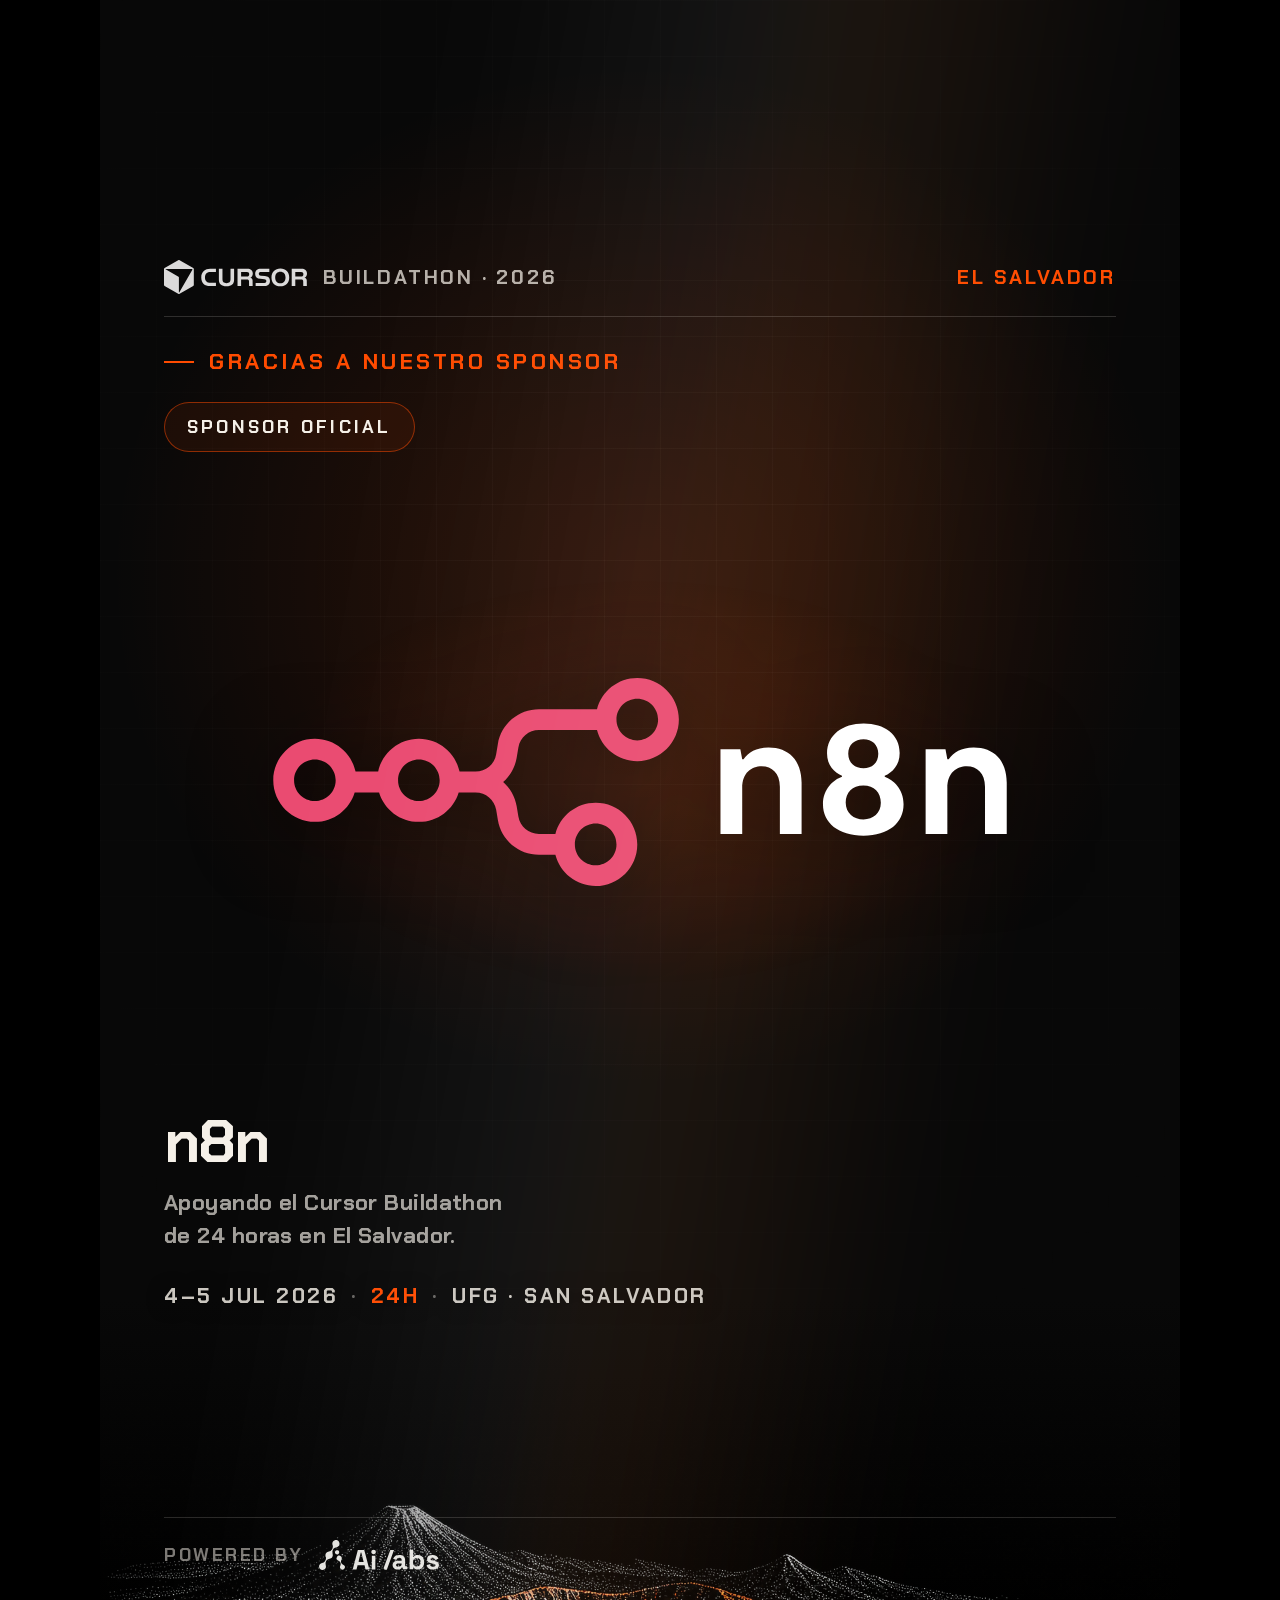
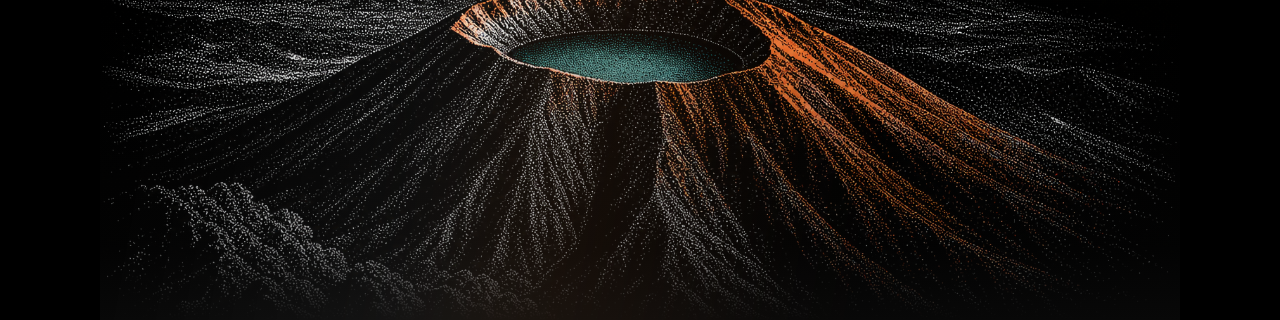
<file: story-anim.html>
<!DOCTYPE html>
<html lang="en">
  <head>
    <meta charset="UTF-8" />
    <title>Story animation</title>
    <link rel="preconnect" href="https://fonts.googleapis.com" />
    <link rel="preconnect" href="https://fonts.gstatic.com" crossorigin />
    <link
      href="https://fonts.googleapis.com/css2?family=Chakra+Petch:wght@700&display=swap"
      rel="stylesheet"
    />
    <link rel="stylesheet" href="css/tokens.css" />
    <link rel="stylesheet" href="css/card.css" />
    <link rel="stylesheet" href="css/anim.css" />
    <style>
      * { margin: 0; padding: 0; box-sizing: border-box; }
      html, body { background: #000; display: grid; place-items: center; min-height: 100vh; }
      /* Fit-to-screen preview; the recorder ignores this and captures native 1080x1920. */
      #wrap { width: 1080px; height: 1920px; transform-origin: center; }
      @media (max-aspect-ratio: 1080/1920) {
        #wrap { transform: scale(calc(100vw / 1080)); }
      }
      @media (min-aspect-ratio: 1080/1920) {
        #wrap { transform: scale(calc(100vh / 1920)); }
      }
    </style>
  </head>
  <body>
    <div id="wrap"></div>
    <script type="module">
      import { buildCardHtml } from "./js/render.js";
      import { SPONSORS } from "./js/sponsors.js";

      const p = new URLSearchParams(location.search);
      const id = p.get("sponsor") || "n8n";
      const lang = p.get("lang") || "es";
      const landmark = p.get("landmark") || "volcano";
      const sponsor = SPONSORS.find((s) => s.id === id) || SPONSORS[0];

      const wrap = document.getElementById("wrap");
      wrap.innerHTML = buildCardHtml({ sponsor, format: "story", lang, landmark });
      const card = wrap.querySelector(".social-card");
      card.classList.add("is-animated");

      // Loop length in ms; keep in sync with the recorder default.
      const LOOP = Number(p.get("loop") || 6000);

      function restartAnimations() {
        card.getAnimations({ subtree: true }).forEach((a) => {
          a.cancel();
          a.play();
        });
      }

      Promise.all([
        document.fonts.ready,
        ...[...wrap.querySelectorAll("img")].map((img) =>
          img.complete ? Promise.resolve() : new Promise((r) => { img.onload = img.onerror = r; })
        ),
      ]).then(() => {
        // For the on-screen preview, loop the whole sequence.
        if (!p.has("record")) {
          setInterval(restartAnimations, LOOP);
        }
        window.__ready = true;
      });

      /** Seek every animation (incl. pseudo-elements) to an absolute time, paused.
       *  Used by the recorder for deterministic, smooth frames. */
      window.__seek = (ms) => {
        const anims = document.getAnimations();
        for (const a of anims) {
          try {
            a.pause();
            a.currentTime = ms;
          } catch (e) { /* ignore */ }
        }
      };
    </script>
  </body>
</html>
</file>
<file: css/tokens.css>
@import "./fonts.css";

:root {
  /* Cursor Buildathon SV — matches landing page */
  --bg: #080808;
  --bg-alt: #0a0a0a;
  --fg: #f5f0e8;
  --fg-2: #a0a0a0;
  --fg-3: #787878;
  --border: #1e1e1e;
  --accent: #ff4b00;
  --accent-2: #00ffcc;
  --accent-glow: rgba(255, 75, 0, 0.18);
  --accent-2-glow: rgba(0, 255, 204, 0.12);

  /* El Salvador — añil night + Pacific/volcanic accents */
  --sv-blue: #0047ab;
  --sv-blue-deep: #001a45;
  --sv-blue-light: #5eb3ff;
  --sv-sky-light: #a8d4ff;
  --sv-white: #ffffff;

  --font-display: "Chakra Petch", sans-serif;
  --card-display: "Chakra Petch", var(--font-display), sans-serif;
}

/* Chakra Petch Bold — all text */
html {
  font-family: var(--card-display);
  font-weight: 700;
  -webkit-font-smoothing: antialiased;
  -moz-osx-font-smoothing: grayscale;
}

body {
  font-family: inherit;
  font-weight: inherit;
}
</file>
<file: css/card.css>
/* Sponsor thank-you cards — Cursor Buildathon El Salvador.
   Purpose: thank a sponsor of the 24h hackathon. Hierarchy: SPONSOR LOGO first,
   El Salvador anchored by the halftone Divino Salvador del Mundo landmark.
   Typography: Chakra Petch Bold (700) on all card text. */

.social-card {
  position: relative;
  width: var(--frame-w);
  height: var(--frame-h);
  overflow: hidden;
  background: var(--bg);
  color: var(--fg);
  font-family: var(--card-display);
  font-weight: 700;
  isolation: isolate;
}

/* ── Atmosphere ── */
.social-card__atmos {
  position: absolute;
  inset: 0;
  z-index: 0;
  pointer-events: none;
}

.social-card__atmos-grid {
  position: absolute;
  inset: 0;
  background-image:
    linear-gradient(rgba(245, 240, 232, 0.035) 1px, transparent 1px),
    linear-gradient(90deg, rgba(245, 240, 232, 0.03) 1px, transparent 1px);
  background-size: 56px 56px;
  mask-image: radial-gradient(ellipse 88% 60% at 50% 30%, #000 8%, transparent 78%);
}

.social-card__atmos-glow {
  position: absolute;
  inset: 0;
  background:
    radial-gradient(ellipse 70% 38% at 50% 30%, rgba(255, 75, 0, 0.16) 0%, transparent 70%);
}

/* ── Landmark (El Salvador identity) ── */
.social-card__landmark {
  position: absolute;
  left: 0;
  right: 0;
  bottom: 0;
  height: var(--landmark-h);
  z-index: 1;
  pointer-events: none;
}

.social-card__landmark img {
  width: 100%;
  height: 100%;
  object-fit: cover;
  object-position: center 18%;
  opacity: 0.95;
}

/* Per-landmark framing */
.social-card[data-landmark="volcano"] .social-card__landmark img {
  object-position: center 30%;
  opacity: 1;
}
.social-card[data-landmark="monument"] .social-card__landmark img {
  object-position: center 18%;
}

.social-card__landmark-fade {
  position: absolute;
  inset: 0;
  background:
    linear-gradient(180deg, var(--bg) 0%, rgba(8, 8, 8, 0.55) 22%, transparent 50%, rgba(8, 8, 8, 0.35) 88%, var(--bg) 100%);
}

/* ── Layout shell ── */
.social-card__inner {
  position: relative;
  z-index: 3;
  display: flex;
  flex-direction: column;
  height: 100%;
  padding: var(--pad-top, var(--pad-y)) var(--pad-x) var(--pad-bottom, var(--pad-y));
}

/* ── Top bar ── */
.social-card__top {
  display: flex;
  align-items: center;
  justify-content: space-between;
  flex-shrink: 0;
  padding-bottom: var(--top-pad);
  border-bottom: 1px solid rgba(245, 240, 232, 0.16);
}

.social-card__top-brand {
  display: flex;
  align-items: center;
  gap: var(--top-gap);
}

.social-card__host-mark {
  height: var(--host-mark-h);
  width: auto;
  opacity: 0.92;
}

.social-card__brand {
  font-family: var(--card-display);
  font-size: var(--brand-size);
  font-weight: 700;
  letter-spacing: 0.14em;
  text-transform: uppercase;
  color: rgba(245, 240, 232, 0.72);
}

.social-card__top-place {
  font-family: var(--card-display);
  font-size: var(--brand-size);
  font-weight: 700;
  letter-spacing: 0.14em;
  text-transform: uppercase;
  color: var(--accent);
}

/* ── Main ── */
.social-card__main {
  flex: 1;
  display: flex;
  flex-direction: column;
  align-items: flex-start;
  min-height: 0;
  padding-top: var(--main-top);
}

.social-card__eyebrow {
  display: flex;
  align-items: center;
  gap: 0.7em;
  font-family: var(--card-display);
  font-size: var(--eyebrow-size);
  font-weight: 700;
  letter-spacing: 0.16em;
  text-transform: uppercase;
  color: var(--accent);
}

.social-card__eyebrow-mark {
  width: var(--eyebrow-mark);
  height: 2px;
  background: var(--accent);
}

.social-card__role {
  margin-top: var(--role-gap);
  align-self: flex-start;
  padding: var(--role-pad);
  font-family: var(--card-display);
  font-size: var(--role-size);
  font-weight: 700;
  letter-spacing: 0.18em;
  text-transform: uppercase;
  color: var(--fg);
  border: 1px solid rgba(255, 75, 0, 0.5);
  border-radius: 999px;
  background: rgba(255, 75, 0, 0.08);
}

/* ── Logo hero (floating, no card) ── */
.social-card__stage {
  position: relative;
  width: 100%;
  height: var(--stage-h);
  margin-top: var(--stage-gap);
  display: flex;
  align-items: center;
  justify-content: center;
  padding: var(--stage-pad);
  background: radial-gradient(ellipse 58% 50% at 50% 50%, rgba(255, 75, 0, 0.12) 0%, transparent 68%);
}

.social-card__logo {
  display: block;
  width: var(--logo-max-w);
  height: var(--logo-max-h);
  background-position: center;
  background-repeat: no-repeat;
  background-size: contain;
  filter: drop-shadow(0 12px 40px rgba(0, 0, 0, 0.7));
}

.social-card__name {
  margin-top: var(--name-gap);
  font-family: var(--card-display);
  font-size: var(--name-size);
  font-weight: 700;
  line-height: 0.86;
  letter-spacing: -0.035em;
  color: var(--fg);
}

.social-card__context {
  margin-top: var(--context-gap);
  max-width: var(--context-max);
  font-family: var(--card-display);
  font-size: var(--context-size);
  line-height: 1.5;
  letter-spacing: 0.02em;
  color: rgba(245, 240, 232, 0.66);
}

/* ── Meta footer ── */
.social-card__meta {
  flex-shrink: 0;
  display: flex;
  align-items: center;
  gap: 0.6em;
  margin-top: var(--meta-top);
  font-family: var(--card-display);
  font-size: var(--meta-size);
  font-weight: 700;
  letter-spacing: 0.12em;
  text-transform: uppercase;
  color: rgba(245, 240, 232, 0.82);
  text-shadow: 0 2px 18px rgba(0, 0, 0, 0.9);
}

.social-card__meta-sep { color: rgba(245, 240, 232, 0.4); }
.social-card__meta-hot { color: var(--accent); }

/* ── Footer chrome (powered by Ai /abs) ── */
.social-card__foot {
  flex-shrink: 0;
  display: flex;
  align-items: center;
  gap: var(--foot-gap);
  margin-top: var(--foot-top);
  padding-top: var(--foot-pad);
  border-top: 1px solid rgba(245, 240, 232, 0.16);
}

.social-card__foot-label {
  font-family: var(--card-display);
  font-size: var(--foot-size);
  font-weight: 700;
  letter-spacing: 0.14em;
  text-transform: uppercase;
  color: rgba(245, 240, 232, 0.5);
}

.social-card__foot-logo {
  width: var(--foot-logo-w);
  height: var(--foot-logo-h);
  background-position: left center;
  background-repeat: no-repeat;
  background-size: contain;
  opacity: 0.92;
}

/* ── Mentor: powered-by sits below the date; footer is sponsors only ── */
.social-card--mentor .social-card__mentor-powered {
  display: flex;
  align-items: center;
  gap: var(--foot-gap);
  margin-top: 14px;
  flex-shrink: 0;
}

.social-card--mentor .social-card__mentor-powered .social-card__foot-logo {
  filter: drop-shadow(0 2px 8px rgba(8, 8, 8, 0.85));
}

.social-card__foot--mentor {
  position: relative;
  z-index: 4;
  flex-direction: row;
  align-items: center;
  gap: 0;
}

/* Full-bleed dark scrim so sponsor logos stay legible over the bright wave. */
.social-card__foot--mentor::before {
  content: "";
  position: absolute;
  left: calc(var(--pad-x) * -1);
  right: calc(var(--pad-x) * -1);
  bottom: calc(var(--pad-bottom, var(--pad-y)) * -1);
  top: calc(var(--foot-pad) * -1 - 64px);
  background: linear-gradient(
    180deg,
    transparent 0%,
    rgba(8, 8, 8, 0.82) 46%,
    rgba(8, 8, 8, 0.97) 100%
  );
  z-index: -1;
  pointer-events: none;
}

.social-card__foot--mentor .social-card__foot-sponsor {
  filter: grayscale(1) drop-shadow(0 2px 8px rgba(8, 8, 8, 0.85));
}

.social-card__foot-sponsors {
  display: flex;
  flex-direction: row;
  align-items: center;
  width: 100%;
  gap: var(--foot-sponsors-gap, 16px);
  min-width: 0;
}

.social-card__foot-sponsors-label {
  font-family: var(--card-display);
  font-size: calc(var(--foot-size) * 0.92);
  font-weight: 700;
  letter-spacing: 0.14em;
  text-transform: uppercase;
  color: rgba(245, 240, 232, 0.42);
  flex-shrink: 0;
}

.social-card__foot-sponsors-row {
  display: flex;
  align-items: center;
  flex: 1;
  flex-wrap: nowrap;
  justify-content: space-between;
  min-width: 0;
  gap: var(--foot-sponsor-gap, 20px);
}

.social-card__foot-sponsor {
  flex: 0 0 auto;
  box-sizing: border-box;
  background-position: center;
  background-repeat: no-repeat;
  background-size: contain;
  opacity: 0.95;
}

.social-card[data-format="story"] { --foot-sponsor-gap: 12px; }
.social-card[data-format="post"],
.social-card[data-format="linkedin"],
.social-card[data-format="x"] { --foot-sponsor-gap: 10px; }
.social-card[data-format="banner"] { --foot-sponsor-gap: 10px; }
.social-card[data-format="linkedin-banner"] { --foot-sponsor-gap: 8px; }

/* ── Story 1080×1920 ──
   Instagram overlays cover the top (~180px: username/close) and the bottom
   (~290px: caption + send bar). Content lives inside that safe band. */
.social-card[data-format="story"] {
  --pad-x: 64px;
  --pad-top: 260px;
  --pad-bottom: 350px;
  --top-pad: 22px;
  --top-gap: 16px;
  --host-mark-h: 34px;
  --brand-size: 20px;
  --main-top: 30px;
  --eyebrow-size: 22px;
  --eyebrow-mark: 30px;
  --role-gap: 26px;
  --role-size: 18px;
  --role-pad: 12px 22px;
  --stage-gap: 30px;
  --stage-h: 600px;
  --stage-pad: 16px;
  --logo-max-w: 82%;
  --logo-max-h: 70%;
  --name-gap: 34px;
  --name-size: 60px;
  --context-gap: 18px;
  --context-size: 22px;
  --context-max: 26ch;
  --meta-top: 30px;
  --meta-size: 21px;
  --landmark-h: 620px;
  --foot-top: 28px;
  --foot-pad: 22px;
  --foot-gap: 16px;
  --foot-size: 18px;
  --foot-logo-w: 132px;
  --foot-logo-h: 30px;
}

/* ── Post 1080×1080 ── */
.social-card[data-format="post"] {
  --pad-x: 56px;
  --pad-y: 48px;
  --top-pad: 16px;
  --top-gap: 12px;
  --host-mark-h: 26px;
  --brand-size: 15px;
  --main-top: 30px;
  --eyebrow-size: 16px;
  --eyebrow-mark: 24px;
  --role-gap: 16px;
  --role-size: 13px;
  --role-pad: 8px 16px;
  --stage-gap: 20px;
  --stage-h: 540px;
  --stage-pad: 10px;
  --logo-max-w: 80%;
  --logo-max-h: 72%;
  --name-gap: 20px;
  --name-size: 40px;
  --context-gap: 12px;
  --context-size: 16px;
  --context-max: 30ch;
  --meta-top: 20px;
  --meta-size: 15px;
  --landmark-h: 360px;
  --foot-top: 18px;
  --foot-pad: 14px;
  --foot-gap: 12px;
  --foot-size: 13px;
  --foot-logo-w: 96px;
  --foot-logo-h: 22px;
}

.social-card[data-format="post"][data-landmark="monument"] .social-card__landmark img {
  object-position: center 8%;
}

/* ── LinkedIn / X publication 1:1 (1080×1080) ── */
.social-card[data-format="linkedin"],
.social-card[data-format="x"] {
  --pad-x: 64px;
  --pad-y: 64px;
  --top-pad: 16px;
  --top-gap: 12px;
  --host-mark-h: 26px;
  --brand-size: 15px;
  --landmark-h: 100%;
  --meta-size: 15px;
  --foot-top: 18px;
  --foot-pad: 16px;
  --foot-gap: 12px;
  --foot-size: 13px;
  --foot-logo-w: 96px;
  --foot-logo-h: 22px;
}

.social-card[data-format="linkedin"] .social-card__landmark,
.social-card[data-format="x"] .social-card__landmark {
  inset: 0;
  height: 100%;
}

.social-card[data-format="linkedin"] .social-card__landmark img,
.social-card[data-format="x"] .social-card__landmark img {
  opacity: 0.42;
  mix-blend-mode: screen;
  object-position: center 22%;
}

.social-card[data-format="linkedin"][data-landmark="monument"] .social-card__landmark img,
.social-card[data-format="x"][data-landmark="monument"] .social-card__landmark img {
  object-position: center 12%;
}

.social-card[data-format="linkedin"] .social-card__landmark-fade,
.social-card[data-format="x"] .social-card__landmark-fade {
  background:
    linear-gradient(180deg, rgba(8, 8, 8, 0.72) 0%, rgba(8, 8, 8, 0.2) 38%, rgba(8, 8, 8, 0.55) 100%);
}

.social-card__pub {
  flex: 1;
  display: flex;
  flex-direction: column;
  align-items: flex-start;
  min-height: 0;
}

.social-card__pub-badge {
  display: inline-block;
  padding: 10px 16px;
  font-family: var(--card-display);
  font-size: 14px;
  font-weight: 700;
  letter-spacing: 0.12em;
  text-transform: uppercase;
  color: var(--bg);
  background: var(--accent);
}

.social-card__pub-statement {
  margin-top: 34px;
  max-width: 18ch;
  font-family: var(--card-display);
  font-size: 66px;
  font-weight: 700;
  line-height: 0.98;
  letter-spacing: -0.02em;
  color: var(--fg);
}

.social-card__pub-statement-brand {
  color: var(--accent);
  white-space: nowrap;
}

.social-card__pub-context {
  margin-top: 26px;
  max-width: 40ch;
  font-family: var(--card-display);
  font-size: 17px;
  line-height: 1.55;
  letter-spacing: 0.01em;
  color: rgba(245, 240, 232, 0.78);
}

.social-card__pub-grow {
  flex: 1;
  min-height: 24px;
}

.social-card__pub-logo {
  height: 52px;
  width: 220px;
  margin-bottom: 24px;
  background-position: left center;
  background-repeat: no-repeat;
  background-size: contain;
  filter: drop-shadow(0 6px 20px rgba(0, 0, 0, 0.6));
}

.social-card[data-format="linkedin"] .social-card__meta,
.social-card[data-format="x"] .social-card__meta {
  margin-top: 0;
  margin-bottom: 18px;
}

.social-card[data-format="linkedin"] .social-card__foot,
.social-card[data-format="x"] .social-card__foot {
  width: 100%;
}

/* ── Banner 1.91:1 (1200×627) — horizontal link preview only ── */
.social-card[data-format="banner"] {
  --pad-x: 56px;
  --pad-y: 44px;
  --top-pad: 14px;
  --top-gap: 12px;
  --host-mark-h: 22px;
  --brand-size: 13px;
  --eyebrow-size: 13px;
  --eyebrow-mark: 22px;
  --role-gap: 14px;
  --role-size: 12px;
  --role-pad: 7px 14px;
  --stage-h: 460px;
  --stage-pad: 10px;
  --logo-max-w: 84%;
  --logo-max-h: 76%;
  --name-gap: 16px;
  --name-size: 38px;
  --context-gap: 12px;
  --context-size: 14px;
  --context-max: 34ch;
  --meta-size: 13px;
  --landmark-h: 627px;
  --foot-top: 0px;
  --foot-pad: 14px;
  --foot-gap: 12px;
  --foot-size: 12px;
  --foot-logo-w: 90px;
  --foot-logo-h: 20px;
}

.social-card[data-format="banner"] .social-card__landmark {
  left: auto;
  right: 0;
  width: 46%;
  height: 100%;
}

/* Integrate the volcano into the scene: screen blend drops the black PNG base
   so only the white/orange dots remain, melting into the orange grid.
   A soft mask feathers every edge so there is no block seam. */
.social-card[data-format="banner"] .social-card__landmark img {
  opacity: 0.9;
  mix-blend-mode: screen;
  -webkit-mask-image:
    linear-gradient(90deg, transparent 0%, #000 46%),
    linear-gradient(180deg, transparent 4%, #000 24%, #000 82%, transparent 100%);
  -webkit-mask-composite: source-in;
  mask-image:
    linear-gradient(90deg, transparent 0%, #000 46%),
    linear-gradient(180deg, transparent 4%, #000 24%, #000 82%, transparent 100%);
  mask-composite: intersect;
}
.social-card[data-format="banner"][data-landmark="monument"] .social-card__landmark img {
  object-position: center 10%;
}
.social-card[data-format="banner"][data-landmark="volcano"] .social-card__landmark img {
  object-position: center 46%;
}

/* No dark overlay — the screen blend + mask handle the blend. */
.social-card[data-format="banner"] .social-card__landmark-fade {
  display: none;
}

.social-card__body--banner {
  flex: 1;
  display: grid;
  grid-template-columns: 1fr 1fr;
  gap: 40px;
  align-items: center;
  min-height: 0;
  padding-top: 18px;
  padding-right: 26%;
}

.social-card__col-text {
  display: flex;
  flex-direction: column;
  align-items: flex-start;
  min-width: 0;
}

.social-card[data-format="banner"] .social-card__name {
  margin-top: 18px;
}

.social-card[data-format="banner"] .social-card__meta {
  margin-top: 18px;
}

/* ── LinkedIn profile banner 4:1 (1584×396) ── */
.social-card[data-format="linkedin-banner"] {
  --pad-x: 48px;
  --pad-y: 28px;
  --top-pad: 10px;
  --top-gap: 10px;
  --host-mark-h: 18px;
  --brand-size: 11px;
  --eyebrow-size: 11px;
  --eyebrow-mark: 18px;
  --role-gap: 8px;
  --role-size: 10px;
  --role-pad: 5px 12px;
  --stage-h: 220px;
  --stage-pad: 8px;
  --logo-max-w: 88%;
  --logo-max-h: 78%;
  --name-gap: 10px;
  --name-size: 28px;
  --context-gap: 8px;
  --context-size: 12px;
  --context-max: 38ch;
  --meta-size: 11px;
  --landmark-h: 396px;
  --foot-top: 0px;
  --foot-pad: 10px;
  --foot-gap: 10px;
  --foot-size: 10px;
  --foot-logo-w: 72px;
  --foot-logo-h: 16px;
}

.social-card[data-format="linkedin-banner"] .social-card__landmark {
  left: auto;
  right: 0;
  width: 42%;
  height: 100%;
}

.social-card[data-format="linkedin-banner"] .social-card__landmark img {
  opacity: 0.9;
  mix-blend-mode: screen;
  -webkit-mask-image:
    linear-gradient(90deg, transparent 0%, #000 42%),
    linear-gradient(180deg, transparent 6%, #000 28%, #000 78%, transparent 100%);
  -webkit-mask-composite: source-in;
  mask-image:
    linear-gradient(90deg, transparent 0%, #000 42%),
    linear-gradient(180deg, transparent 6%, #000 28%, #000 78%, transparent 100%);
  mask-composite: intersect;
}

.social-card[data-format="linkedin-banner"][data-landmark="monument"] .social-card__landmark img {
  object-position: center 8%;
}

.social-card[data-format="linkedin-banner"][data-landmark="volcano"] .social-card__landmark img {
  object-position: center 44%;
}

.social-card[data-format="linkedin-banner"] .social-card__landmark-fade {
  display: none;
}

.social-card[data-format="linkedin-banner"] .social-card__body--banner {
  gap: 28px;
  padding-top: 10px;
  padding-right: 22%;
}

.social-card[data-format="linkedin-banner"] .social-card__name {
  margin-top: 10px;
}

.social-card[data-format="linkedin-banner"] .social-card__meta {
  margin-top: 10px;
}

.social-card[data-format="linkedin-banner"] .social-card__foot {
  margin-top: auto;
}

.social-card__col-logo .social-card__stage {
  margin-top: 0;
}

/* Wide wordmarks: give them the full width box; contain keeps height in check. */
.social-card[data-sponsor="n8n"] .social-card__logo,
.social-card[data-sponsor="codex"] .social-card__logo,
.social-card[data-sponsor="netlify"] .social-card__logo,
.social-card[data-sponsor="wispr"] .social-card__logo,
.social-card[data-sponsor="exa"] .social-card__logo,
.social-card[data-sponsor="fal"] .social-card__logo,
.social-card[data-sponsor="elevenlabs"] .social-card__logo,
.social-card[data-sponsor="searchyou"] .social-card__logo,
.social-card[data-sponsor="dma"] .social-card__logo {
  width: 82%;
  height: 56%;
}

.social-card[data-sponsor="n8n"] .social-card__pub-logo,
.social-card[data-sponsor="codex"] .social-card__pub-logo,
.social-card[data-sponsor="netlify"] .social-card__pub-logo,
.social-card[data-sponsor="elevenlabs"] .social-card__pub-logo,
.social-card[data-sponsor="searchyou"] .social-card__pub-logo {
  width: 280px;
  height: 56px;
}

/* ── Mentor cards ── */
.social-card--mentor .social-card__stage--portrait {
  align-items: center;
  justify-content: center;
}

.social-card__portrait {
  position: relative;
  width: var(--portrait-size, 280px);
  height: var(--portrait-size, 280px);
  flex-shrink: 0;
  border: 1px solid rgba(245, 240, 232, 0.28);
  box-shadow:
    0 0 0 1px rgba(255, 75, 0, 0.22),
    0 18px 48px rgba(0, 0, 0, 0.55);
  background: rgba(245, 240, 232, 0.04);
  overflow: hidden;
}

.social-card__portrait-img {
  display: block;
  width: 100%;
  height: 100%;
  object-fit: cover;
  object-position: center 22%;
}

.social-card__portrait-fallback {
  display: none;
  position: absolute;
  inset: 0;
  align-items: center;
  justify-content: center;
  font-family: var(--card-display);
  font-size: calc(var(--portrait-size, 280px) * 0.28);
  font-weight: 700;
  letter-spacing: -0.02em;
  color: var(--fg);
  background:
    radial-gradient(circle at 50% 38%, rgba(255, 75, 0, 0.18) 0%, transparent 62%),
    rgba(245, 240, 232, 0.06);
}

.social-card__portrait--monogram .social-card__portrait-fallback,
.social-card__portrait:not(:has(.social-card__portrait-img)) .social-card__portrait-fallback,
.social-card__portrait .social-card__portrait-img[style*="display: none"] ~ .social-card__portrait-fallback {
  display: flex;
}

.social-card__mentor-role {
  margin-top: 0.35em;
  font-family: var(--card-display);
  font-size: calc(var(--name-size) * 0.38);
  font-weight: 700;
  letter-spacing: 0.08em;
  text-transform: uppercase;
  color: var(--accent);
}

.social-card__company {
  margin-top: 0.45em;
  font-family: var(--card-display);
  font-size: calc(var(--context-size) * 0.95);
  letter-spacing: 0.04em;
  color: rgba(245, 240, 232, 0.72);
}

.social-card__handle {
  margin-top: 0.25em;
  font-family: var(--card-display);
  font-size: calc(var(--context-size) * 0.88);
  letter-spacing: 0.02em;
  color: rgba(245, 240, 232, 0.5);
}

/* ── Mentor publication (LinkedIn / X) — first-person, photo-forward ── */
.social-card__mpub {
  position: relative;
  flex: 1;
  display: flex;
  flex-direction: column;
  align-items: flex-start;
  min-height: 0;
}

.social-card__mpub-text {
  position: relative;
  z-index: 2;
  display: flex;
  flex-direction: column;
  align-items: flex-start;
  flex: 1;
  min-height: 0;
  width: 60%;
}

.social-card__mpub-id {
  margin-top: 22px;
  padding-bottom: 0;
  border-top: none;
}

.social-card__mpub-name {
  font-family: var(--card-display);
  font-size: 72px;
  font-weight: 700;
  line-height: 0.86;
  letter-spacing: -0.035em;
  color: var(--fg);
  text-shadow: 0 4px 30px rgba(8, 8, 8, 0.85);
}

.social-card__mpub-cred {
  margin-top: 14px;
  font-family: var(--card-display);
  font-size: 26px;
  font-weight: 700;
  line-height: 1.35;
  letter-spacing: 0;
  text-transform: none;
}

.social-card__mpub-title {
  color: rgba(245, 240, 232, 0.9);
}

.social-card__mpub-at {
  color: rgba(245, 240, 232, 0.45);
}

.social-card__mpub-company {
  color: var(--accent);
  font-weight: 700;
}

.social-card__mpub-photo {
  position: absolute;
  z-index: 1;
  right: calc(var(--pad-x) * -1);
  bottom: calc(var(--pad-y) * -1);
  width: 56%;
  height: 116%;
  display: flex;
  align-items: flex-end;
  justify-content: flex-end;
  pointer-events: none;
}

.social-card__mpub-photo-img {
  width: 100%;
  height: 100%;
  object-fit: contain;
  object-position: right bottom;
  filter: grayscale(1) contrast(1.08) brightness(1.05)
    drop-shadow(-10px 18px 44px rgba(0, 0, 0, 0.55));
}

.social-card__mpub-photo-halftone {
  position: absolute;
  inset: 0;
  background-image: radial-gradient(circle at center, rgba(8, 8, 8, 0.95) 0 36%, transparent 42%);
  background-size: 6px 6px;
  background-position: right bottom;
  -webkit-mask-image: var(--photo-src);
  mask-image: var(--photo-src);
  -webkit-mask-repeat: no-repeat;
  mask-repeat: no-repeat;
  -webkit-mask-size: contain;
  mask-size: contain;
  -webkit-mask-position: right bottom;
  mask-position: right bottom;
  mix-blend-mode: multiply;
  opacity: 0.5;
  pointer-events: none;
}

.social-card--mentor .social-card__portrait-img {
  filter: grayscale(1) contrast(1.08) brightness(1.05);
}

.social-card__print-defs {
  position: absolute;
  width: 0;
  height: 0;
  pointer-events: none;
}

.social-card--mentor[data-format="linkedin"] .social-card__landmark img,
.social-card--mentor[data-format="x"] .social-card__landmark img {
  opacity: 0.6;
  mix-blend-mode: screen;
  object-position: center 58%;
}

.social-card--mentor[data-format="linkedin"] .social-card__landmark-fade,
.social-card--mentor[data-format="x"] .social-card__landmark-fade {
  background:
    linear-gradient(100deg, rgba(8, 8, 8, 0.94) 0%, rgba(8, 8, 8, 0.72) 34%, rgba(8, 8, 8, 0.18) 66%, transparent 100%),
    linear-gradient(0deg, rgba(8, 8, 8, 0.85) 0%, transparent 26%);
}

/* Per-backdrop framing (mentor cards use data-backdrop) */
.social-card[data-backdrop="coatepeque"] .social-card__landmark img {
  object-position: center 42%;
}
.social-card[data-backdrop="surf"] .social-card__landmark img {
  object-position: center 55%;
}
.social-card[data-backdrop="coffee"] .social-card__landmark img {
  object-position: center 38%;
}
.social-card[data-backdrop="ceiba"] .social-card__landmark img {
  object-position: center 48%;
}
.social-card[data-backdrop="milpa"] .social-card__landmark img {
  object-position: center 40%;
}
.social-card[data-backdrop="izalco"] .social-card__landmark img {
  object-position: center 32%;
}

.social-card--mentor[data-format="story"] {
  --portrait-size: 320px;
}

.social-card--mentor[data-format="post"] {
  --portrait-size: 260px;
}

.social-card--mentor[data-format="banner"] {
  --portrait-size: 220px;
}

.social-card--mentor[data-format="linkedin-banner"] {
  --portrait-size: 160px;
}

.social-card--mentor[data-format="banner"] .social-card__landmark img,
.social-card--mentor[data-format="linkedin-banner"] .social-card__landmark img {
  opacity: 0.9;
  mix-blend-mode: screen;
}

.social-card--mentor[data-format="banner"] .social-card__landmark-fade,
.social-card--mentor[data-format="linkedin-banner"] .social-card__landmark-fade {
  display: none;
}

.social-card--mentor[data-format="banner"] .social-card__landmark {
  left: auto;
  right: 0;
  width: 46%;
  height: 100%;
}

.social-card--mentor[data-format="linkedin-banner"] .social-card__landmark {
  left: auto;
  right: 0;
  width: 42%;
  height: 100%;
}

/* ── All-sponsors wall ── */
.social-card__wall {
  flex: 1;
  display: flex;
  flex-direction: column;
  align-items: flex-start;
  min-height: 0;
  padding-top: var(--main-top);
}

.social-card__wall-title {
  margin-top: var(--role-gap);
  font-family: var(--card-display);
  font-size: var(--wall-title-size);
  font-weight: 700;
  line-height: 1.12;
  letter-spacing: -0.01em;
  max-width: none;
  color: var(--fg);
}

.social-card__wall-context {
  margin-top: var(--context-gap);
  line-height: 1.45;
  clear: both;
}

/* All-sponsors wall — keep chrome on one line; avoid export text collisions. */
.social-card--all .social-card__top--wall {
  gap: 20px;
  align-items: center;
}

.social-card--all .social-card__brand--wall {
  flex: 1 1 auto;
  min-width: 0;
  white-space: nowrap;
  letter-spacing: 0.1em;
  font-size: var(--wall-top-brand-size, var(--brand-size));
}

.social-card--all .social-card__top-place {
  flex-shrink: 0;
  white-space: nowrap;
  letter-spacing: 0.1em;
  font-size: var(--wall-top-brand-size, var(--brand-size));
}

.social-card--all .social-card__meta {
  white-space: nowrap;
  flex-wrap: nowrap;
  max-width: 100%;
}

.social-card--all .social-card__wall-context {
  max-width: var(--wall-context-max, 40ch);
}

.social-card--all .social-card__wall-title,
.social-card--all .social-card__wall-context {
  display: block;
  width: 100%;
}

.social-card--all .social-card__wall-lockup {
  flex: 1;
  width: 100%;
  min-height: 0;
  margin-top: var(--wall-gap);
  display: flex;
  flex-direction: column;
  align-items: center;
  justify-content: center;
  gap: var(--wall-tier-gap);
  padding: var(--wall-lockup-py, 0) 0;
  overflow: hidden;
}

.social-card__wall-tier {
  display: flex;
  flex-wrap: wrap;
  align-items: center;
  justify-content: center;
  width: 100%;
  row-gap: var(--wall-tier-row-gap);
  column-gap: var(--wall-tier-col-gap);
}

.social-card__wall-tier--tier1 {
  --wall-tier-row-gap: var(--wall-tier1-row-gap);
  --wall-tier-col-gap: var(--wall-tier1-col-gap);
  flex-wrap: wrap;
}

.social-card__wall-tier--tier2 {
  --wall-tier-row-gap: var(--wall-tier2-row-gap);
  --wall-tier-col-gap: var(--wall-tier2-col-gap);
  flex-wrap: nowrap;
}

.social-card__wall-tier--tier3 {
  --wall-tier-row-gap: var(--wall-tier3-row-gap);
  --wall-tier-col-gap: var(--wall-tier3-col-gap);
}

.social-card__wall-logo {
  flex: 0 0 auto;
  background-repeat: no-repeat;
  background-position: center;
  background-size: contain;
}

/* Zero Two One ships as a dark wordmark; force it white on the wall. */
.social-card__wall-logo[data-sponsor="from021"] {
  filter: brightness(0) invert(1);
}

/* DataMCP rendered in grayscale on the wall. */
.social-card__wall-logo[data-sponsor="datamcp"] {
  filter: grayscale(1);
}

/* Story — tall canvas. */
.social-card[data-sponsor="all"][data-format="story"] {
  --wall-top-brand-size: 17px;
  --main-top: 0;
  --role-gap: 18px;
  --context-gap: 14px;
  --wall-title-size: 56px;
  --wall-gap: 48px;
  --wall-tier-gap: 36px;
  --wall-lockup-py: 16px;
  --wall-tier1-row-gap: 28px;
  --wall-tier1-col-gap: 40px;
  --wall-tier2-row-gap: 24px;
  --wall-tier2-col-gap: 36px;
  --wall-tier3-row-gap: 16px;
  --wall-tier3-col-gap: 24px;
  --wall-divider-my: 12px;
  --wall-divider-size: 11px;
}

.social-card[data-sponsor="all"][data-format="story"] .social-card__wall {
  align-items: center;
  padding-top: 8px;
}

.social-card[data-sponsor="all"][data-format="story"] .social-card__eyebrow {
  align-self: center;
}

.social-card[data-sponsor="all"][data-format="story"] .social-card__wall-title {
  align-self: center;
  max-width: 20ch;
  text-align: center;
  line-height: 1.08;
}

.social-card[data-sponsor="all"][data-format="story"] .social-card__wall-context {
  align-self: center;
  max-width: 34ch;
  text-align: center;
  margin-top: calc(var(--context-gap) + 6px);
}

.social-card[data-sponsor="all"][data-format="story"] .social-card__wall-lockup {
  flex: 1;
  justify-content: space-evenly;
  margin-top: var(--wall-gap);
}

.social-card[data-sponsor="all"][data-format="story"] .social-card__meta {
  margin-top: auto;
  padding-top: 36px;
  align-self: center;
}

/* Post — square. */
.social-card[data-sponsor="all"][data-format="post"] {
  --wall-top-brand-size: 12px;
  --wall-context-max: 34ch;
  --wall-title-size: 38px;
  --wall-gap: 20px;
  --wall-tier-gap: 12px;
  --wall-tier1-row-gap: 22px;
  --wall-tier1-col-gap: 38px;
  --wall-tier2-row-gap: 18px;
  --wall-tier2-col-gap: 32px;
  --wall-tier3-row-gap: 12px;
  --wall-tier3-col-gap: 22px;
  --wall-divider-my: 7px;
  --wall-divider-size: 10px;
}

/* LinkedIn / X — square publication: slightly larger title. */
.social-card[data-sponsor="all"][data-format="linkedin"],
.social-card[data-sponsor="all"][data-format="x"] {
  --wall-top-brand-size: 13px;
  --wall-context-max: 36ch;
  --main-top: 24px;
  --role-gap: 18px;
  --context-gap: 16px;
  --wall-title-size: 42px;
  --wall-gap: 18px;
  --wall-tier-gap: 11px;
  --wall-tier1-row-gap: 22px;
  --wall-tier1-col-gap: 40px;
  --wall-tier2-row-gap: 18px;
  --wall-tier2-col-gap: 34px;
  --wall-tier3-row-gap: 12px;
  --wall-tier3-col-gap: 22px;
  --wall-divider-my: 7px;
  --wall-divider-size: 10px;
}

.social-card[data-sponsor="all"][data-format="linkedin"] .social-card__wall-context,
.social-card[data-sponsor="all"][data-format="x"] .social-card__wall-context {
  max-width: 36ch;
  margin-top: calc(var(--context-gap) + 4px);
}

.social-card[data-sponsor="all"][data-format="post"] .social-card__wall-context {
  margin-top: calc(var(--context-gap) + 4px);
}

/* Banner — wide & short. */
.social-card[data-sponsor="all"][data-format="banner"] {
  --wall-top-brand-size: 10px;
  --wall-title-size: 30px;
  --wall-gap: 10px;
  --wall-tier-gap: 7px;
  --wall-tier1-row-gap: 12px;
  --wall-tier1-col-gap: 28px;
  --wall-tier2-row-gap: 10px;
  --wall-tier2-col-gap: 24px;
  --wall-tier3-row-gap: 7px;
  --wall-tier3-col-gap: 16px;
  --wall-divider-my: 4px;
  --wall-divider-size: 9px;
}

/* LinkedIn banner — ultra-wide. */
.social-card[data-sponsor="all"][data-format="linkedin-banner"] {
  --wall-top-brand-size: 9px;
  --wall-title-size: 26px;
  --wall-gap: 8px;
  --wall-tier-gap: 5px;
  --wall-tier1-row-gap: 8px;
  --wall-tier1-col-gap: 22px;
  --wall-tier2-row-gap: 8px;
  --wall-tier2-col-gap: 18px;
  --wall-tier3-row-gap: 5px;
  --wall-tier3-col-gap: 12px;
  --wall-divider-my: 2px;
  --wall-divider-size: 8px;
}

.social-card--all[data-format="banner"] .social-card__landmark img {
  opacity: 0.5;
}
.social-card--all[data-format="banner"] .social-card__wall-context,
.social-card--all[data-format="linkedin-banner"] .social-card__wall-context {
  display: none;
}

.social-card--all[data-format="linkedin"] .social-card__wall-logo,
.social-card--all[data-format="x"] .social-card__wall-logo {
  filter: drop-shadow(0 2px 10px rgba(8, 8, 8, 0.9)) drop-shadow(0 0 2px rgba(8, 8, 8, 0.8));
}

.social-card--all[data-format="linkedin"] .social-card__wall-logo[data-sponsor="from021"],
.social-card--all[data-format="x"] .social-card__wall-logo[data-sponsor="from021"] {
  filter: brightness(0) invert(1) drop-shadow(0 2px 10px rgba(8, 8, 8, 0.9))
    drop-shadow(0 0 2px rgba(8, 8, 8, 0.8));
}

.social-card--all[data-format="linkedin"] .social-card__wall-logo[data-sponsor="datamcp"],
.social-card--all[data-format="x"] .social-card__wall-logo[data-sponsor="datamcp"] {
  filter: grayscale(1) drop-shadow(0 2px 10px rgba(8, 8, 8, 0.9))
    drop-shadow(0 0 2px rgba(8, 8, 8, 0.8));
}

/* ── Mentor "Revelado" film-print design (1:1 LinkedIn / X) ──
   For candid, full-frame event snapshots that the cut-out portrait layout
   crops badly. Centered stacked layout: identity up top, a horizontal
   black-framed print in the middle, event meta below. All event chrome
   (badge, dates, sponsors) is kept. */
.social-card--film .social-card__film {
  position: relative;
  z-index: 3;
  flex: 1;
  display: flex;
  flex-direction: column;
  align-items: center;
  justify-content: center;
  gap: 30px;
  min-height: 0;
  padding-top: 18px;
  text-align: center;
}

.social-card--film .social-card__film-head {
  display: flex;
  flex-direction: column;
  align-items: center;
}

.social-card--film .social-card__film-name {
  margin-top: 20px;
  font-family: var(--card-display);
  font-size: 56px;
  font-weight: 700;
  line-height: 0.95;
  letter-spacing: -0.02em;
  color: var(--fg);
  text-shadow: 0 4px 30px rgba(8, 8, 8, 0.85);
}

.social-card--film .social-card__mpub-cred {
  margin-top: 14px;
  text-align: center;
}

.social-card--film .social-card__film-handle {
  margin-top: 10px;
  font-family: var(--card-display);
  font-size: 18px;
  letter-spacing: 0.02em;
  color: rgba(245, 240, 232, 0.5);
}

/* ── The print: horizontal rectangle, black frame ── */
.social-card--film .social-card__film-print {
  flex: 0 0 auto;
  width: 460px;
  max-width: 100%;
  padding: 0;
  /* No hard frame: the photo floats, held only by a soft diffused shadow
     that follows the feathered edges below. */
  filter: drop-shadow(0 26px 58px rgba(0, 0, 0, 0.6))
    drop-shadow(0 6px 18px rgba(0, 0, 0, 0.45));
}

.social-card--film .social-card__film-window {
  position: relative;
  width: 100%;
  aspect-ratio: 3 / 2;
  overflow: hidden;
  background: #15110d;
  /* Feather all four edges so the photo dissolves into the card. */
  -webkit-mask-image:
    linear-gradient(to right, transparent 0, #000 6%, #000 94%, transparent 100%),
    linear-gradient(to bottom, transparent 0, #000 7%, #000 93%, transparent 100%);
  -webkit-mask-composite: source-in;
  mask-image:
    linear-gradient(to right, transparent 0, #000 6%, #000 94%, transparent 100%),
    linear-gradient(to bottom, transparent 0, #000 7%, #000 93%, transparent 100%);
  mask-composite: intersect;
}

.social-card--film .social-card__film-img {
  width: 100%;
  height: 100%;
  object-fit: cover;
  object-position: center 35%;
  filter: grayscale(1) contrast(1.08) brightness(1.05);
}

.social-card--film .social-card__film-fallback {
  position: absolute;
  inset: 0;
  display: none;
  align-items: center;
  justify-content: center;
  font-family: var(--card-display);
  font-size: 120px;
  font-weight: 700;
  letter-spacing: -0.02em;
  color: #f0e6d6;
  background:
    radial-gradient(circle at 50% 40%, rgba(255, 75, 0, 0.28) 0%, transparent 60%),
    #15110d;
}

.social-card--film .social-card__film-fallback--solo,
.social-card--film .social-card__film-window:not(:has(.social-card__film-img)) .social-card__film-fallback,
.social-card--film .social-card__film-img[style*="display: none"] ~ .social-card__film-fallback {
  display: flex;
}

.social-card--film .social-card__film-code {
  position: absolute;
  top: 14px;
  right: 14px;
  padding: 5px 11px;
  font-family: var(--card-display);
  font-size: 13px;
  font-weight: 700;
  letter-spacing: 0.2em;
  text-transform: uppercase;
  color: #f4ede1;
  background: rgba(8, 8, 8, 0.5);
  border: 1px solid rgba(255, 75, 0, 0.65);
}

.social-card--film .social-card__film-caption {
  position: absolute;
  left: 22px;
  right: 22px;
  bottom: 24px;
  display: flex;
  align-items: center;
  gap: 13px;
}

.social-card--film .social-card__film-caption-mark {
  flex: 0 0 auto;
  width: 28px;
  height: 3px;
  background: var(--accent);
}

.social-card--film .social-card__film-caption-text {
  min-width: 0;
  font-family: var(--card-display);
  font-size: 19px;
  font-weight: 700;
  letter-spacing: 0.01em;
  color: rgba(245, 240, 232, 0.82);
  white-space: nowrap;
  overflow: hidden;
  text-overflow: ellipsis;
}

/* ── Centered meta + powered-by below the print ── */
.social-card--film .social-card__film-foot {
  display: flex;
  flex-direction: column;
  align-items: center;
  gap: 0;
}

.social-card--film .social-card__meta {
  margin-top: 0;
  justify-content: center;
}

.social-card--film .social-card__mentor-powered {
  justify-content: center;
}

/* Even vignette so the centered content stays legible (overrides the
   left-heavy mentor publication gradient — must come after it in source). */
.social-card--film[data-format="linkedin"] .social-card__landmark img,
.social-card--film[data-format="x"] .social-card__landmark img {
  opacity: 0.52;
  object-position: center 60%;
}

.social-card--film[data-format="linkedin"] .social-card__landmark-fade,
.social-card--film[data-format="x"] .social-card__landmark-fade {
  background:
    radial-gradient(120% 80% at 78% 64%, rgba(255, 75, 0, 0.16) 0%, transparent 58%),
    linear-gradient(180deg, rgba(8, 8, 8, 0.92) 0%, rgba(8, 8, 8, 0.34) 32%, rgba(8, 8, 8, 0.32) 64%, rgba(8, 8, 8, 0.92) 100%);
}

/* ── Mentor story (9:16): clean editorial cover ──
   One focal point: a full-bleed B&W portrait hero that dissolves into solid
   near-black. Magazine name lockup sits over the foot of the photo. Below, a
   calm structured block on solid black carries the event meta, a legible
   two-row sponsor grid, and a small powered-by credit. No muddy wave. */
.social-card--mentor[data-format="story"] {
  --pad-top: 232px;
  --pad-bottom: 220px;
  --top-pad: 22px;
  --host-mark-h: 30px;
  --brand-size: 18px;
}

/* Kill the wave: the portrait is the hero and melts into pure background.
   A single faint warm glow keeps brand warmth without clutter. */
.social-card--mentor[data-format="story"] .social-card__landmark {
  display: none;
}
.social-card--mentor[data-format="story"] .social-card__atmos-grid {
  mask-image: radial-gradient(ellipse 86% 50% at 50% 34%, #000 6%, transparent 72%);
}
.social-card--mentor[data-format="story"] .social-card__atmos-glow {
  background:
    radial-gradient(ellipse 78% 40% at 50% 30%, rgba(255, 75, 0, 0.13) 0%, transparent 70%);
}

.social-card--mentor[data-format="story"] .social-card__top {
  border-bottom-color: rgba(245, 240, 232, 0.12);
}

.social-card--mentor[data-format="story"] .social-card__mstory {
  position: relative;
  z-index: 3;
  flex: 1;
  display: flex;
  flex-direction: column;
  justify-content: space-between;
  min-height: 0;
  gap: 14px;
  padding-top: 8px;
}

/* ── Hero portrait ── */
.social-card--mentor[data-format="story"] .social-card__mstory-hero {
  position: relative;
  flex: 1 1 auto;
  min-height: 760px;
  margin: 0 calc(var(--pad-x) * -1);
  overflow: hidden;
}

.social-card--mentor[data-format="story"] .social-card__mstory-img {
  position: absolute;
  inset: 0;
  width: 100%;
  height: 100%;
  object-fit: cover;
  object-position: center 20%;
  filter: grayscale(1) contrast(1.06) brightness(1.05);
  /* Emerge from the dark masthead, dissolve into the black foot: one image. */
  -webkit-mask-image: linear-gradient(180deg, transparent 0%, #000 10%, #000 74%, transparent 97%);
  mask-image: linear-gradient(180deg, transparent 0%, #000 10%, #000 74%, transparent 97%);
}

.social-card--mentor[data-format="story"] .social-card__mstory-fallback {
  position: absolute;
  inset: 0;
  display: none;
  align-items: center;
  justify-content: center;
  font-family: var(--card-display);
  font-size: 300px;
  font-weight: 700;
  letter-spacing: -0.03em;
  color: #f0e6d6;
  background:
    radial-gradient(circle at 50% 38%, rgba(255, 75, 0, 0.3) 0%, transparent 62%),
    #15110d;
}
.social-card--mentor[data-format="story"] .social-card__mstory-fallback--solo,
.social-card--mentor[data-format="story"]
  .social-card__mstory-hero:not(:has(.social-card__mstory-img))
  .social-card__mstory-fallback {
  display: flex;
}

/* Scrim under the name lockup keeps it legible over the photo. */
.social-card--mentor[data-format="story"] .social-card__mstory-scrim {
  position: absolute;
  inset: 0;
  background: linear-gradient(
    180deg,
    transparent 0%,
    transparent 44%,
    rgba(8, 8, 8, 0.28) 62%,
    rgba(8, 8, 8, 0.88) 100%
  );
}

/* ── Name lockup ── */
.social-card--mentor[data-format="story"] .social-card__mstory-id {
  position: absolute;
  left: var(--pad-x);
  right: var(--pad-x);
  bottom: 36px;
  display: flex;
  flex-direction: column;
  align-items: flex-start;
  gap: 22px;
}

.social-card--mentor[data-format="story"] .social-card__mstory-badge {
  display: inline-block;
  padding: 9px 16px;
  font-family: var(--card-display);
  font-size: 17px;
  font-weight: 700;
  letter-spacing: 0.2em;
  text-transform: uppercase;
  color: var(--bg);
  background: var(--accent);
}

.social-card--mentor[data-format="story"] .social-card__mstory-name {
  font-family: var(--card-display);
  font-size: 108px;
  font-weight: 700;
  line-height: 0.86;
  letter-spacing: -0.035em;
  color: var(--fg);
  text-shadow: 0 6px 40px rgba(8, 8, 8, 0.85);
}

.social-card--mentor[data-format="story"] .social-card__mstory-cred {
  font-family: var(--card-display);
  font-size: 31px;
  font-weight: 700;
  line-height: 1.3;
  letter-spacing: 0;
  text-transform: none;
}

.social-card--mentor[data-format="story"] .social-card__mstory-cred-title {
  color: rgba(245, 240, 232, 0.92);
}
.social-card--mentor[data-format="story"] .social-card__mstory-cred-at {
  color: rgba(245, 240, 232, 0.42);
}
.social-card--mentor[data-format="story"] .social-card__mstory-cred-company {
  color: var(--accent);
  font-weight: 700;
}

/* ── Foot info block on solid black ── */
.social-card--mentor[data-format="story"] .social-card__mstory-info {
  flex: 0 0 auto;
  position: relative;
  z-index: 4;
  display: flex;
  flex-direction: column;
  gap: 18px;
}

.social-card--mentor[data-format="story"] .social-card__mstory-meta {
  display: flex;
  align-items: center;
  gap: 0.62em;
  font-family: var(--card-display);
  font-size: 22px;
  font-weight: 700;
  letter-spacing: 0.1em;
  text-transform: uppercase;
  color: rgba(245, 240, 232, 0.82);
}
.social-card--mentor[data-format="story"] .social-card__mstory-meta-sep {
  color: rgba(245, 240, 232, 0.34);
}
.social-card--mentor[data-format="story"] .social-card__mstory-meta-hot {
  color: var(--accent);
}

/* ── Sponsor grid: open layout on solid black, legible logos ── */
.social-card--mentor[data-format="story"] .social-card__mstory-sponsors {
  display: flex;
  flex-direction: column;
  gap: 14px;
}

.social-card--mentor[data-format="story"] .social-card__mstory-sponsors-label {
  font-family: var(--card-display);
  font-size: 16px;
  font-weight: 700;
  letter-spacing: 0.26em;
  text-transform: uppercase;
  color: rgba(245, 240, 232, 0.46);
}

.social-card--mentor[data-format="story"] .social-card__mstory-sponsors-grid {
  display: flex;
  flex-wrap: wrap;
  align-items: center;
  justify-content: center;
  row-gap: 22px;
  column-gap: 32px;
}

.social-card--mentor[data-format="story"] .social-card__mstory-sponsor {
  flex: 0 0 auto;
  background-position: center;
  background-repeat: no-repeat;
  background-size: contain;
  filter: grayscale(1) brightness(1.06);
  opacity: 0.92;
}

/* ── Powered-by credit ── */
.social-card--mentor[data-format="story"] .social-card__mstory-powered {
  display: flex;
  align-items: center;
  gap: 14px;
}
.social-card--mentor[data-format="story"] .social-card__mstory-powered-label {
  font-family: var(--card-display);
  font-size: 16px;
  font-weight: 700;
  letter-spacing: 0.16em;
  text-transform: uppercase;
  color: rgba(245, 240, 232, 0.42);
}
.social-card--mentor[data-format="story"] .social-card__mstory-powered-logo {
  width: 116px;
  height: 26px;
  background-position: left center;
  background-repeat: no-repeat;
  background-size: contain;
  opacity: 0.82;
}
</file>
<file: css/anim.css>
/* Animated Instagram Story — layered reveal + subtle ambient motion.
   Deterministic: all motion is CSS animations keyed to a shared clock,
   so the recorder can seek each frame via the Web Animations API. */

@keyframes sc-fade-up {
  from { opacity: 0; transform: translateY(26px); }
  to   { opacity: 1; transform: translateY(0); }
}

@keyframes sc-logo-reveal {
  0%   { opacity: 0; transform: scale(0.92); filter: blur(6px); }
  60%  { opacity: 1; filter: blur(0); }
  100% { opacity: 1; transform: scale(1); filter: blur(0); }
}

@keyframes sc-logo-float {
  0%   { transform: translateY(0); }
  50%  { transform: translateY(-14px); }
  100% { transform: translateY(0); }
}

@keyframes sc-glow-pulse {
  0%   { opacity: 0.6; transform: scale(1); }
  50%  { opacity: 1;   transform: scale(1.06); }
  100% { opacity: 0.6; transform: scale(1); }
}

@keyframes sc-grid-drift {
  from { transform: translateY(0); }
  to   { transform: translateY(56px); }
}

/* Full-story light sweep — one soft, continuous diagonal pass per loop.
   Only two transform stops (start/end) => constant motion, never lingers mid-frame. */
@keyframes sc-sweep-full {
  0%   { transform: translateX(-160%) skewX(-12deg); opacity: 0; }
  18%  { opacity: 0.5; }
  82%  { opacity: 0.5; }
  100% { transform: translateX(160%) skewX(-12deg); opacity: 0; }
}

@keyframes sc-landmark-rise {
  from { opacity: 0; transform: translateY(40px) scale(1.04); }
  to   { opacity: 1; transform: translateY(0) scale(1); }
}

@keyframes sc-landmark-breathe {
  0%   { transform: scale(1); }
  50%  { transform: scale(1.035); }
  100% { transform: scale(1); }
}

@keyframes sc-mark-blink {
  0%, 100% { transform: scaleX(1); opacity: 1; }
  50%      { transform: scaleX(0.4); opacity: 0.6; }
}

/* ── Apply only in animated mode ── */
.social-card.is-animated {
  --sc-ease: cubic-bezier(0.16, 1, 0.3, 1);
}

/* Ambient layers */
.social-card.is-animated .social-card__atmos-glow {
  animation: sc-glow-pulse 4s ease-in-out infinite;
  transform-origin: 50% 30%;
}

.social-card.is-animated .social-card__atmos-grid {
  animation: sc-grid-drift 14s linear infinite;
}

/* Landmark */
.social-card.is-animated .social-card__landmark {
  opacity: 0;
  animation: sc-landmark-rise 1.4s var(--sc-ease) 0.7s forwards;
}
.social-card.is-animated .social-card__landmark img {
  animation: sc-landmark-breathe 11s ease-in-out 2s infinite;
  transform-origin: 50% 80%;
}

/* Staggered reveals */
.social-card.is-animated .social-card__top {
  opacity: 0;
  animation: sc-fade-up 0.7s var(--sc-ease) 0.1s forwards;
}
.social-card.is-animated .social-card__eyebrow {
  opacity: 0;
  animation: sc-fade-up 0.7s var(--sc-ease) 0.35s forwards;
}
.social-card.is-animated .social-card__role {
  opacity: 0;
  animation: sc-fade-up 0.7s var(--sc-ease) 0.5s forwards;
}
.social-card.is-animated .social-card__name {
  opacity: 0;
  animation: sc-fade-up 0.7s var(--sc-ease) 1.05s forwards;
}
.social-card.is-animated .social-card__context {
  opacity: 0;
  animation: sc-fade-up 0.7s var(--sc-ease) 1.2s forwards;
}
.social-card.is-animated .social-card__meta {
  opacity: 0;
  animation: sc-fade-up 0.7s var(--sc-ease) 1.35s forwards;
}
.social-card.is-animated .social-card__foot {
  opacity: 0;
  animation: sc-fade-up 0.7s var(--sc-ease) 1.5s forwards;
}
.social-card.is-animated .social-card__eyebrow-mark {
  animation: sc-mark-blink 2.6s ease-in-out 1.8s infinite;
  transform-origin: left center;
}

/* Logo: reveal on the stage, gentle float on the mark */
.social-card.is-animated .social-card__stage {
  opacity: 0;
  animation: sc-logo-reveal 0.9s var(--sc-ease) 0.65s forwards;
  overflow: visible;
}
.social-card.is-animated .social-card__logo {
  animation: sc-logo-float 5s ease-in-out 1.5s infinite;
}

/* Light sweep across the ENTIRE story (above all content) — soft, blurred, continuous */
.social-card.is-animated::after {
  content: "";
  position: absolute;
  top: -12%;
  bottom: -12%;
  left: -10%;
  right: -10%;
  z-index: 6;
  background: linear-gradient(
    100deg,
    transparent 30%,
    rgba(255, 255, 255, 0.05) 47%,
    rgba(255, 150, 80, 0.09) 52%,
    transparent 70%
  );
  filter: blur(48px);
  mix-blend-mode: screen;
  pointer-events: none;
  animation: sc-sweep-full 6s linear infinite;
}
</file>
